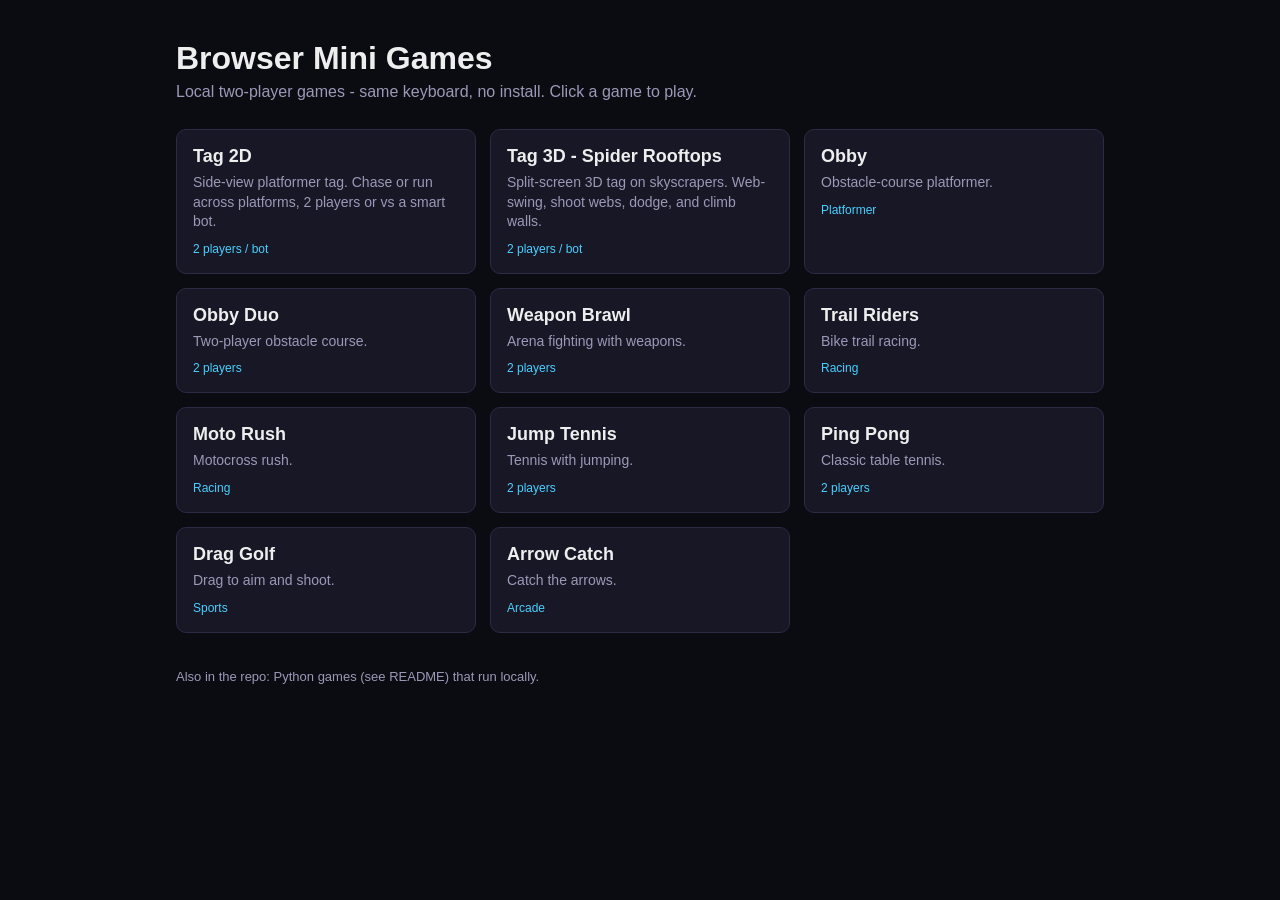
<file: index.html>
<!doctype html>
<html lang="en">
<head>
<meta charset="utf-8">
<meta name="viewport" content="width=device-width, initial-scale=1">
<title>Browser Mini Games</title>
<style>
  :root { --bg:#0b0b12; --card:#171726; --line:#2b2b44; --text:#eee; --muted:#9a9ab8; --accent:#4ad0ff; }
  * { box-sizing: border-box; }
  body { margin:0; background:var(--bg); color:var(--text); font-family:-apple-system,"Segoe UI",Arial,sans-serif; }
  main { max-width:960px; margin:0 auto; padding:40px 16px 60px; }
  h1 { margin:0 0 6px; font-size:32px; }
  .sub { color:var(--muted); margin:0 0 28px; }
  .grid { display:grid; grid-template-columns:repeat(auto-fill,minmax(250px,1fr)); gap:14px; }
  a.card { display:block; background:var(--card); border:1px solid var(--line); border-radius:10px; padding:16px; color:inherit; text-decoration:none; transition:transform .12s,border-color .12s; }
  a.card:hover { transform:translateY(-3px); border-color:var(--accent); }
  .card h2 { margin:0 0 6px; font-size:18px; }
  .card p { margin:0; color:var(--muted); font-size:14px; line-height:1.4; }
  .tag { display:inline-block; margin-top:10px; font-size:12px; color:var(--accent); }
  footer { margin-top:36px; color:var(--muted); font-size:13px; }
</style>
</head>
<body>
<main>
  <h1>Browser Mini Games</h1>
  <p class="sub">Local two-player games - same keyboard, no install. Click a game to play.</p>
  <div class="grid">
    <a class="card" href="tag/"><h2>Tag 2D</h2><p>Side-view platformer tag. Chase or run across platforms, 2 players or vs a smart bot.</p><span class="tag">2 players / bot</span></a>
    <a class="card" href="tag_3d_backup/"><h2>Tag 3D - Spider Rooftops</h2><p>Split-screen 3D tag on skyscrapers. Web-swing, shoot webs, dodge, and climb walls.</p><span class="tag">2 players / bot</span></a>
    <a class="card" href="obby/"><h2>Obby</h2><p>Obstacle-course platformer.</p><span class="tag">Platformer</span></a>
    <a class="card" href="obby2/"><h2>Obby Duo</h2><p>Two-player obstacle course.</p><span class="tag">2 players</span></a>
    <a class="card" href="fighter/"><h2>Weapon Brawl</h2><p>Arena fighting with weapons.</p><span class="tag">2 players</span></a>
    <a class="card" href="bike/"><h2>Trail Riders</h2><p>Bike trail racing.</p><span class="tag">Racing</span></a>
    <a class="card" href="motox/"><h2>Moto Rush</h2><p>Motocross rush.</p><span class="tag">Racing</span></a>
    <a class="card" href="tennis/"><h2>Jump Tennis</h2><p>Tennis with jumping.</p><span class="tag">2 players</span></a>
    <a class="card" href="pingpong/"><h2>Ping Pong</h2><p>Classic table tennis.</p><span class="tag">2 players</span></a>
    <a class="card" href="golf/"><h2>Drag Golf</h2><p>Drag to aim and shoot.</p><span class="tag">Sports</span></a>
    <a class="card" href="catch/"><h2>Arrow Catch</h2><p>Catch the arrows.</p><span class="tag">Arcade</span></a>
  </div>
  <footer>Also in the repo: Python games (see README) that run locally.</footer>
</main>
</body>
</html>
</file>
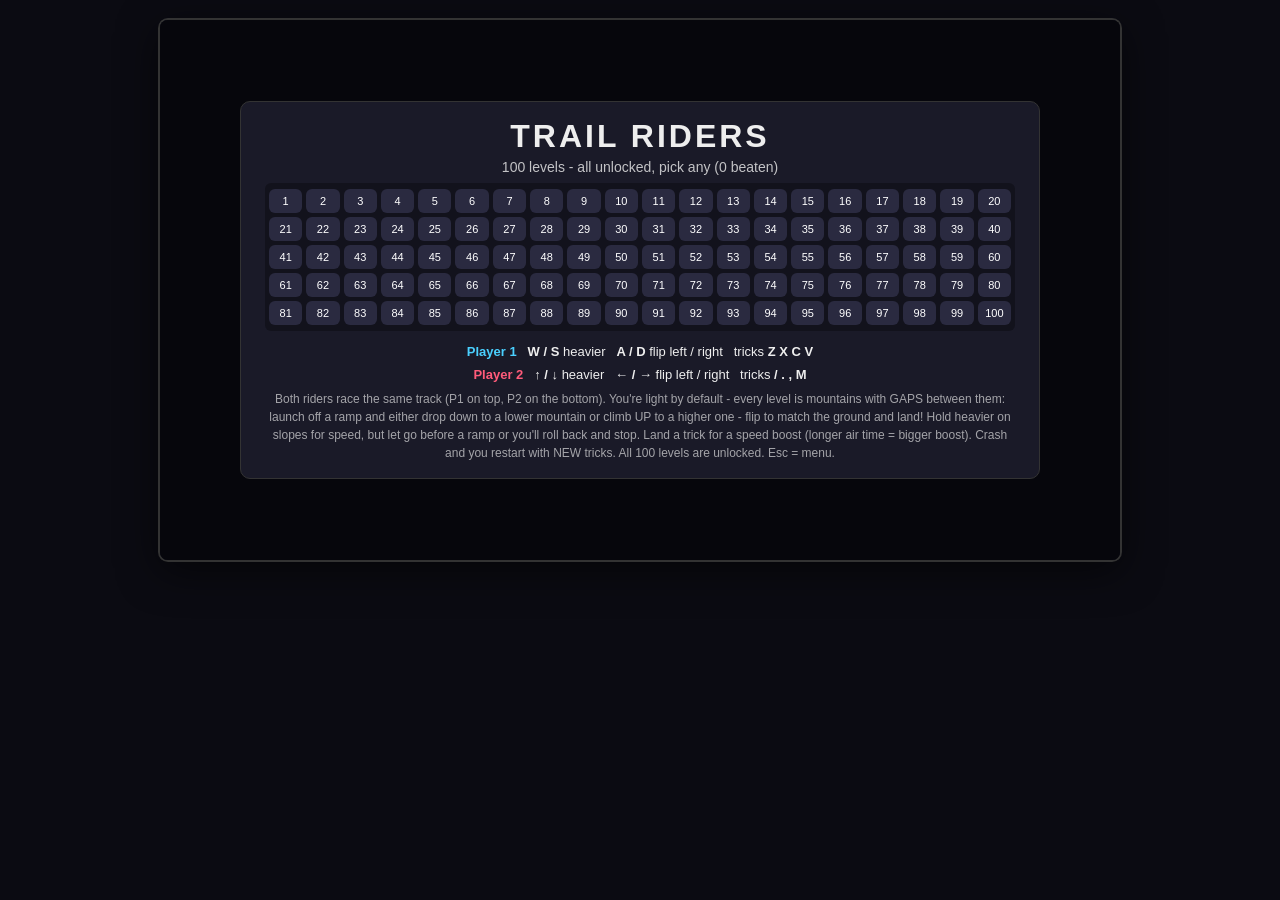
<file: bike/index.html>
<!doctype html>
<html lang="en">
<head>
<meta charset="utf-8">
<title>Trail Riders</title>
<link rel="stylesheet" href="style.css?v=11">
</head>
<body>
  <div id="app">
    <canvas id="game" width="960" height="540"></canvas>

    <div id="menu" class="screen">
      <div class="panel">
        <h1>TRAIL RIDERS</h1>
        <p id="sub"></p>
        <div id="levelGrid"></div>
        <div class="controls">
          <div><b class="p1">Player 1</b> &nbsp; <b>W / S</b> heavier &nbsp; <b>A / D</b> flip left / right &nbsp; tricks <b>Z X C V</b></div>
          <div><b class="p2">Player 2</b> &nbsp; <b>&uarr; / &darr;</b> heavier &nbsp; <b>&larr; / &rarr;</b> flip left / right &nbsp; tricks <b>/ . , M</b></div>
          <div class="small">Both riders race the same track (P1 on top, P2 on the bottom). You're light by default - every level is mountains with GAPS between them: launch off a ramp and either drop down to a lower mountain or climb UP to a higher one - flip to match the ground and land! Hold heavier on slopes for speed, but let go before a ramp or you'll roll back and stop. Land a trick for a speed boost (longer air time = bigger boost). Crash and you restart with NEW tricks. All 100 levels are unlocked. Esc = menu.</div>
        </div>
      </div>
    </div>

    <div id="result" class="screen hidden">
      <div class="panel small-panel">
        <h1 id="resTitle"></h1>
        <p id="resBody"></p>
        <button id="nextBtn">Next Level</button>
        <button id="replayBtn">Replay</button>
        <button id="menuBtn">Menu</button>
      </div>
    </div>
  </div>
  <script src="core.js?v=11"></script>
  <script src="game.js?v=11"></script>
</body>
</html>
</file>
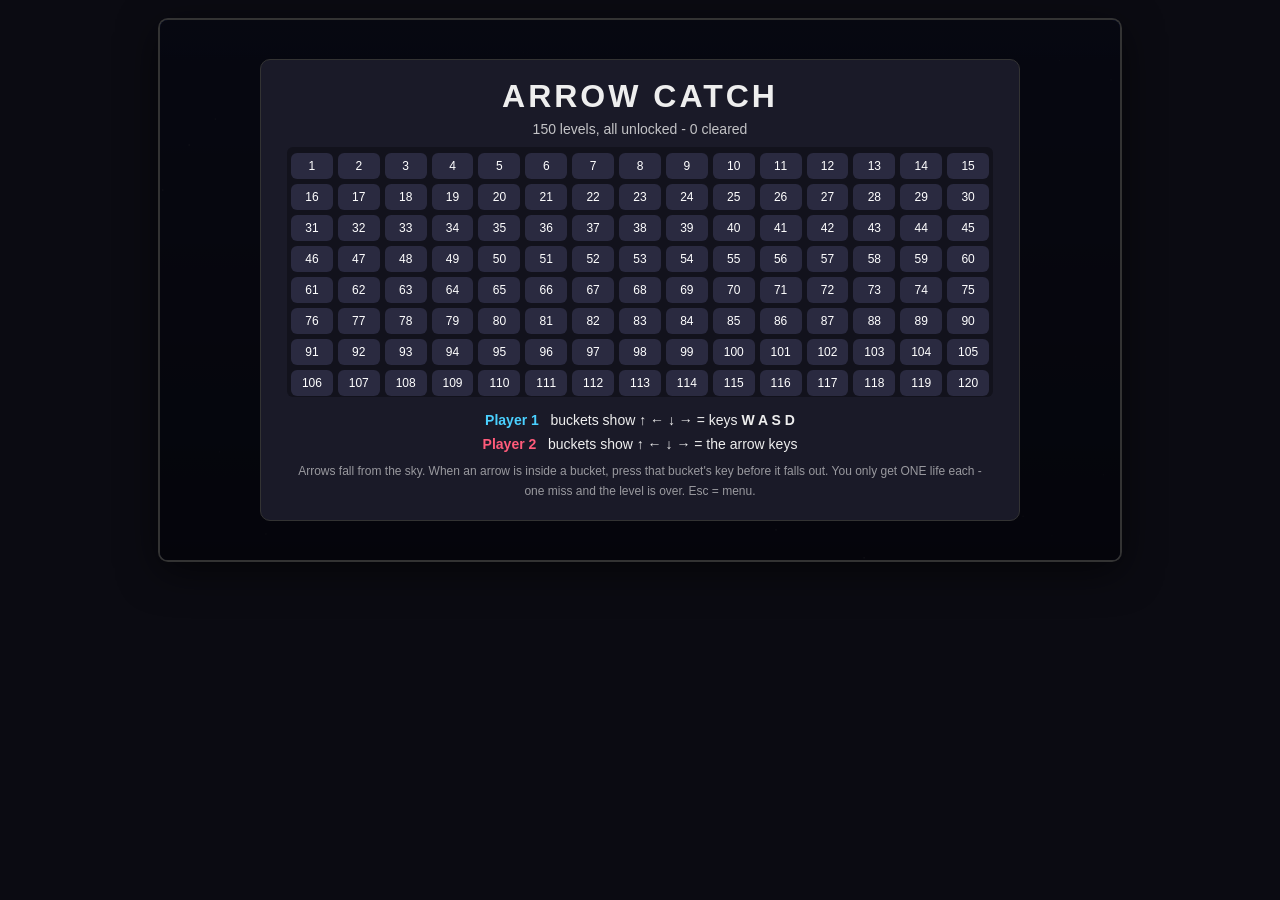
<file: catch/index.html>
<!doctype html>
<html lang="en">
<head>
<meta charset="utf-8">
<title>Arrow Catch</title>
<link rel="stylesheet" href="style.css">
</head>
<body>
  <div id="app">
    <canvas id="game" width="960" height="540"></canvas>

    <div id="menu" class="screen">
      <div class="panel">
        <h1>ARROW CATCH</h1>
        <p id="sub"></p>
        <div id="levelGrid"></div>
        <div class="controls">
          <div><b class="p1">Player 1</b> &nbsp; buckets show <b>&uarr; &larr; &darr; &rarr;</b> = keys <b>W A S D</b></div>
          <div><b class="p2">Player 2</b> &nbsp; buckets show <b>&uarr; &larr; &darr; &rarr;</b> = the arrow keys</div>
          <div class="small">Arrows fall from the sky. When an arrow is inside a bucket, press that bucket's key before it falls out. You only get ONE life each - one miss and the level is over. Esc = menu.</div>
        </div>
      </div>
    </div>

    <div id="result" class="screen hidden">
      <div class="panel small-panel">
        <h1 id="resTitle"></h1>
        <p id="resBody"></p>
        <button id="nextBtn">Next Level</button>
        <button id="retryBtn">Retry</button>
        <button id="menuBtn">Menu</button>
      </div>
    </div>
  </div>
  <script src="game.js"></script>
</body>
</html>
</file>
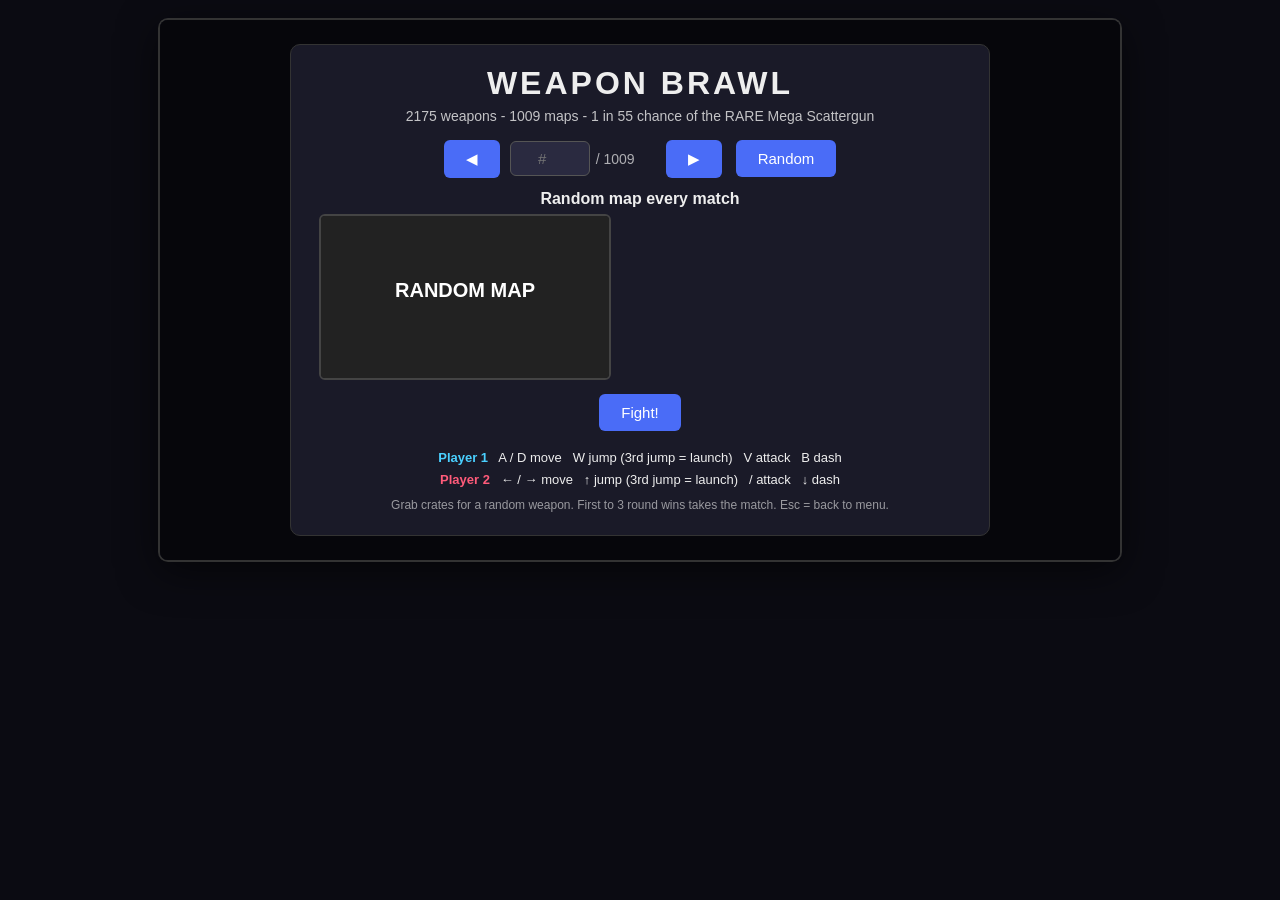
<file: fighter/index.html>
<!doctype html>
<html lang="en">
<head>
<meta charset="utf-8">
<title>Weapon Brawl</title>
<link rel="stylesheet" href="style.css">
</head>
<body>
  <div id="app">
    <canvas id="game" width="960" height="540"></canvas>

    <div id="menu" class="screen">
      <div class="panel">
        <h1>WEAPON BRAWL</h1>
        <p id="sub"></p>
        <div id="mapPick">
          <button id="mapPrev">&#9664;</button>
          <input id="mapNum" type="number" min="1" placeholder="#">
          <span id="mapOf"></span>
          <button id="mapNext">&#9654;</button>
          <button id="mapRandom">Random</button>
        </div>
        <div id="mapName"></div>
        <canvas id="preview" width="288" height="162"></canvas>
        <button id="startBtn">Fight!</button>
        <div class="controls">
          <div><b class="p1">Player 1</b> &nbsp; A / D move &nbsp; W jump (3rd jump = launch) &nbsp; V attack &nbsp; B dash</div>
          <div><b class="p2">Player 2</b> &nbsp; &larr; / &rarr; move &nbsp; &uarr; jump (3rd jump = launch) &nbsp; / attack &nbsp; &darr; dash</div>
          <div class="small">Grab crates for a random weapon. First to 3 round wins takes the match. Esc = back to menu.</div>
        </div>
      </div>
    </div>

    <div id="end" class="screen hidden">
      <div class="panel">
        <h1 id="endTitle"></h1>
        <button id="rematchBtn">Rematch</button>
        <button id="menuBtn">Menu</button>
      </div>
    </div>
  </div>
  <script src="game.js"></script>
</body>
</html>
</file>
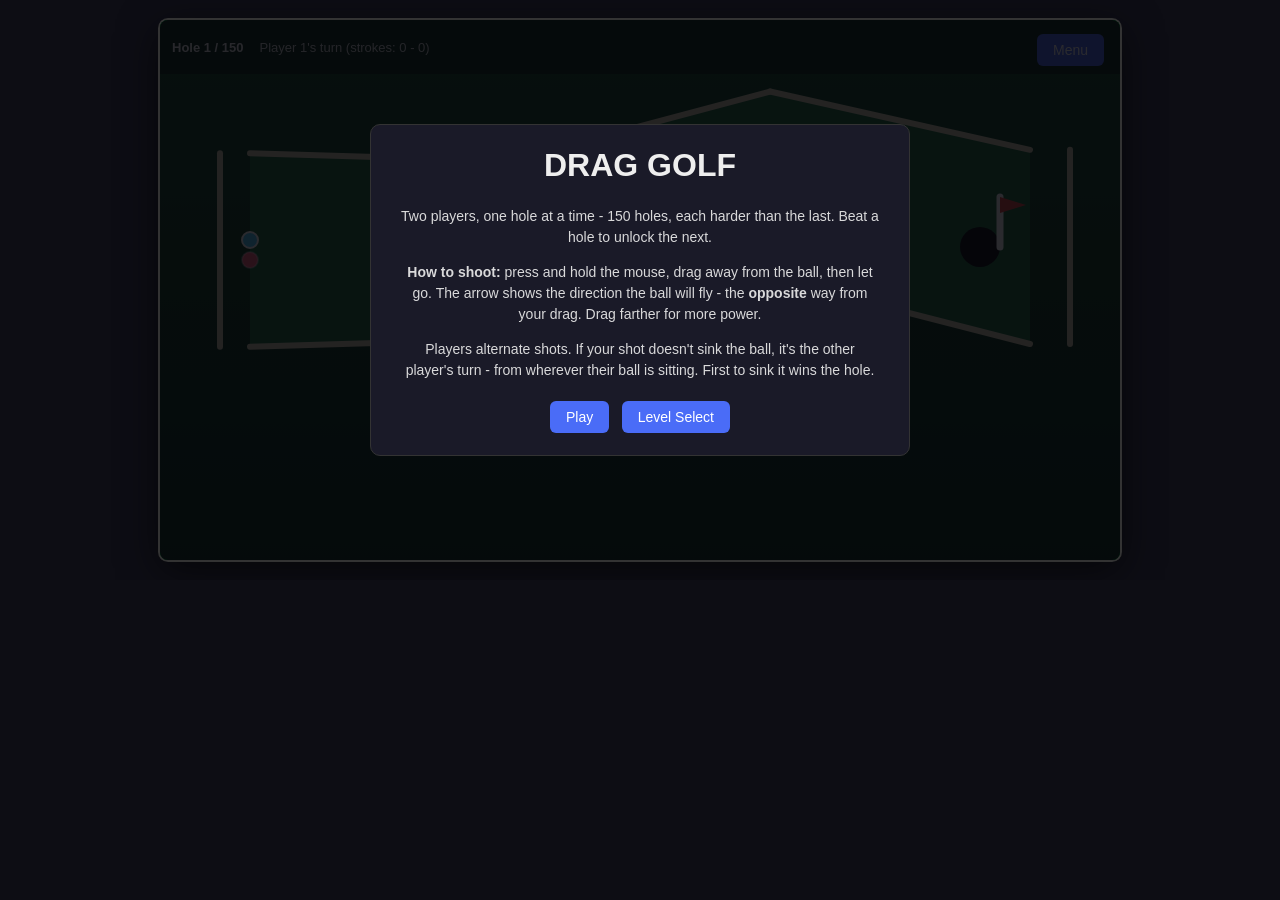
<file: golf/index.html>
<!doctype html>
<html lang="en">
<head>
<meta charset="utf-8">
<title>Drag Golf</title>
<link rel="stylesheet" href="style.css">
</head>
<body>
  <div id="app">
    <canvas id="game" width="960" height="540"></canvas>

    <div id="hud">
      <span id="hudLevel">Level 1</span>
      <span id="hudTurn"></span>
      <button id="btnMenu">Menu</button>
    </div>

    <div id="overlay" class="screen">
      <div class="panel">
        <h1>DRAG GOLF</h1>
        <p>Two players, one hole at a time - 150 holes, each harder than the last. Beat a hole to unlock the next.</p>
        <p><b>How to shoot:</b> press and hold the mouse, drag away from the ball, then let go. The arrow shows the direction the ball will fly - the <b>opposite</b> way from your drag. Drag farther for more power.</p>
        <p>Players alternate shots. If your shot doesn't sink the ball, it's the other player's turn - from wherever their ball is sitting. First to sink it wins the hole.</p>
        <button id="btnPlay">Play</button>
        <button id="btnLevels">Level Select</button>
      </div>
    </div>

    <div id="levelSelect" class="screen hidden">
      <div class="panel wide">
        <h1>Select Hole</h1>
        <div id="levelGrid"></div>
        <button id="btnBackFromSelect">Back</button>
      </div>
    </div>

    <div id="winScreen" class="screen hidden">
      <div class="panel">
        <h1 id="winTitle">HOLE!</h1>
        <p id="winBody"></p>
        <button id="btnNextLevel">Next Hole</button>
        <button id="btnWinMenu">Level Select</button>
      </div>
    </div>
  </div>

  <script src="game.js"></script>
</body>
</html>
</file>
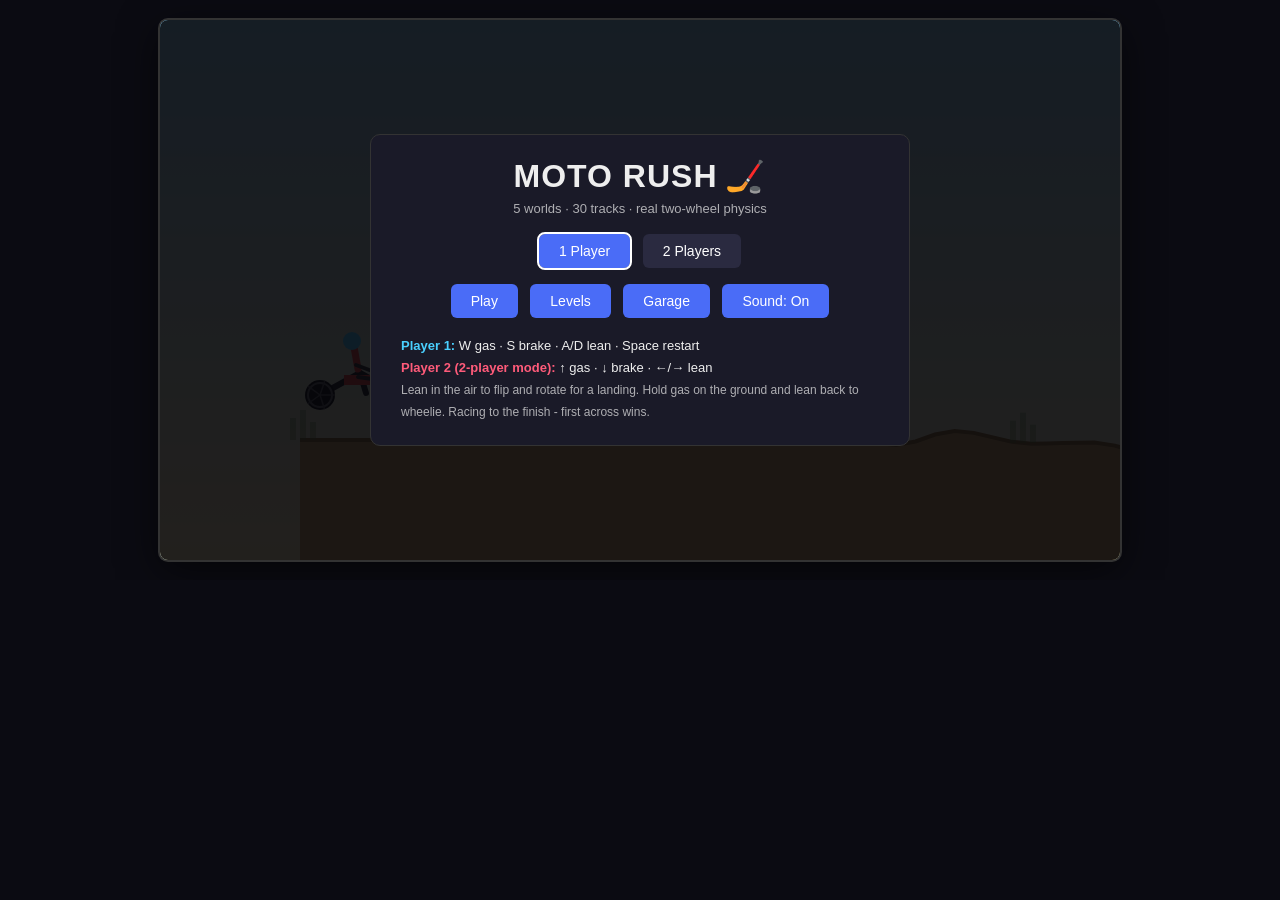
<file: motox/index.html>
<!doctype html>
<html lang="en">
<head>
<meta charset="utf-8">
<title>Moto Rush</title>
<link rel="stylesheet" href="style.css">
</head>
<body>
  <div id="app">
    <canvas id="game" width="960" height="540"></canvas>

    <div id="hud" class="hidden">
      <div id="hudTop">
        <div id="hudSpeed">0 <span>km/h</span></div>
        <div id="hudTimer">0.0s</div>
        <div id="hudProgressWrap"><div id="hudProgressBar"></div></div>
        <button id="btnPause">II</button>
        <button id="btnRestart">&#x21bb;</button>
      </div>
      <div id="flipPopup"></div>
    </div>

    <div id="touchControls" class="hidden">
      <div class="touchSide left">
        <button id="tLeft" class="touchBtn">&#8630;</button>
        <button id="tRight" class="touchBtn">&#8631;</button>
      </div>
      <div class="touchSide right">
        <button id="tBrake" class="touchBtn">&#9664;&#9664;</button>
        <button id="tGas" class="touchBtn">&#9654;&#9654;</button>
      </div>
    </div>

    <div id="menu" class="screen">
      <div class="panel">
        <h1>MOTO RUSH<span class="wheelie">&#127954;</span></h1>
        <p class="tag">5 worlds &middot; 30 tracks &middot; real two-wheel physics</p>
        <div id="modePick">
          <button id="btn1P" class="modeBtn">1 Player</button>
          <button id="btn2P" class="modeBtn">2 Players</button>
        </div>
        <button id="btnPlay">Play</button>
        <button id="btnLevels">Levels</button>
        <button id="btnGarage">Garage</button>
        <button id="btnMute">Sound: On</button>
        <div class="controls">
          <b class="p1c">Player 1:</b> W gas &middot; S brake &middot; A/D lean &middot; Space restart<br>
          <b class="p2c">Player 2 (2-player mode):</b> &uarr; gas &middot; &darr; brake &middot; &larr;/&rarr; lean<br>
          <span class="small">Lean in the air to flip and rotate for a landing. Hold gas on the ground and lean back to wheelie. Racing to the finish - first across wins.</span>
        </div>
      </div>
    </div>

    <div id="levelSelect" class="screen hidden">
      <div class="panel wide">
        <h1>Select Track</h1>
        <div id="worldTabs"></div>
        <div id="levelGrid"></div>
        <button id="btnBackFromSelect">Back</button>
      </div>
    </div>

    <div id="garage" class="screen hidden">
      <div class="panel wide">
        <h1>Garage</h1>
        <div id="coinCount">Coins: 0</div>
        <div id="bikeList"></div>
        <div class="controls small">Colors:</div>
        <div id="colorPicks"></div>
        <button id="btnBackFromGarage">Back</button>
      </div>
    </div>

    <div id="pauseScreen" class="screen hidden">
      <div class="panel">
        <h1>PAUSED</h1>
        <button id="btnResume">Resume</button>
        <button id="btnPauseRestart">Restart</button>
        <button id="btnPauseMenu">Menu</button>
      </div>
    </div>

    <div id="crashScreen" class="screen hidden">
      <div class="panel">
        <h1>CRASHED!</h1>
        <p id="crashReason"></p>
      </div>
    </div>

    <div id="winScreen" class="screen hidden">
      <div class="panel">
        <h1>TRACK COMPLETE</h1>
        <div id="winStars"></div>
        <p id="winStats"></p>
        <button id="btnNextLevel">Next Track</button>
        <button id="btnRetryWin">Retry</button>
        <button id="btnWinMenu">Levels</button>
      </div>
    </div>
  </div>

  <script src="game.js"></script>
</body>
</html>
</file>
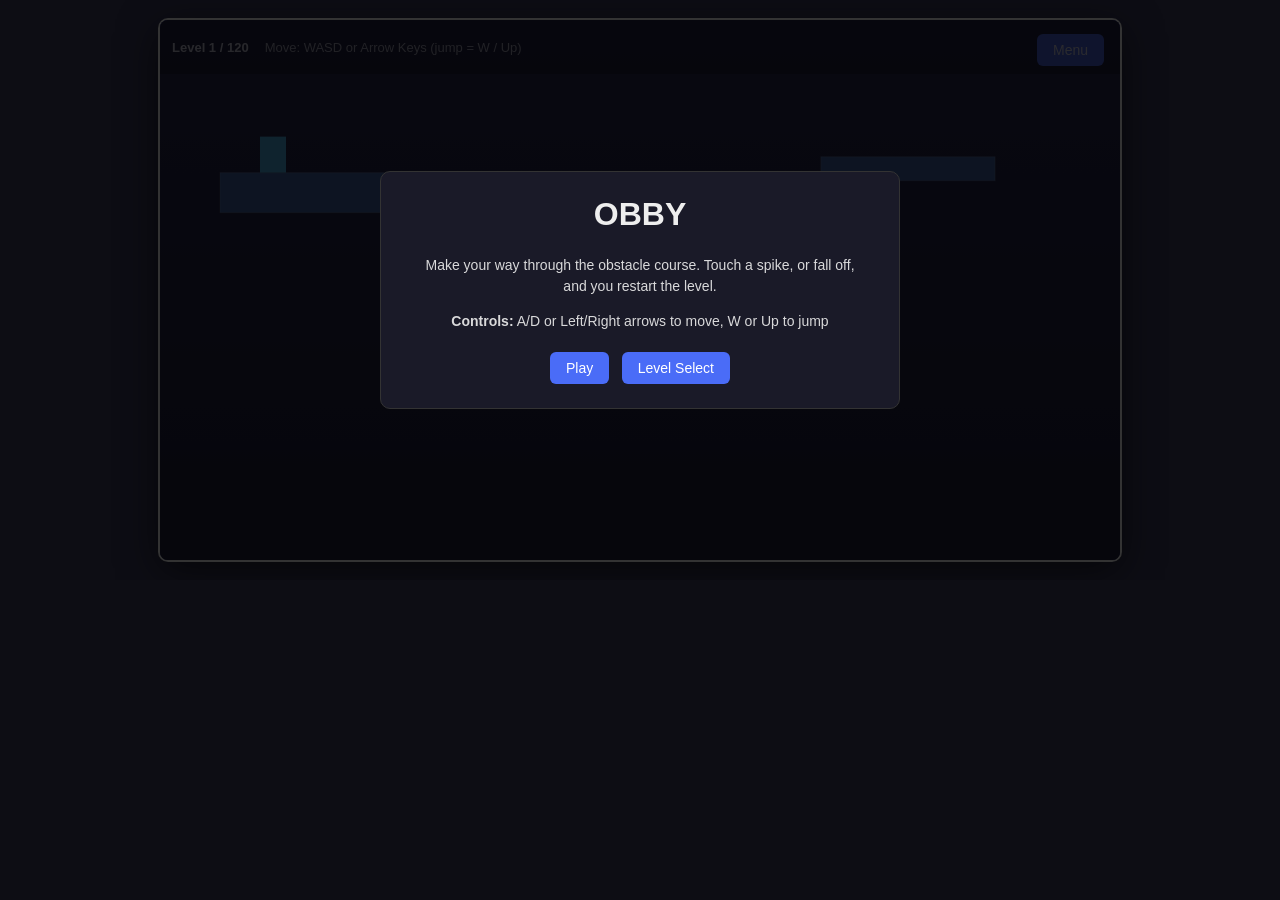
<file: obby/index.html>
<!doctype html>
<html lang="en">
<head>
<meta charset="utf-8">
<title>Obby</title>
<link rel="stylesheet" href="style.css">
</head>
<body>
  <div id="app">
    <canvas id="game" width="960" height="540"></canvas>

    <div id="hud">
      <span id="hudLevel">Level 1</span>
      <span id="hudHint">Move: WASD or Arrow Keys (jump = W / Up)</span>
      <button id="btnMenu">Menu</button>
    </div>

    <div id="overlay" class="screen">
      <div class="panel">
        <h1>OBBY</h1>
        <p>Make your way through the obstacle course. Touch a spike, or fall off, and you restart the level.</p>
        <p><b>Controls:</b> A/D or Left/Right arrows to move, W or Up to jump</p>
        <button id="btnPlay">Play</button>
        <button id="btnLevels">Level Select</button>
      </div>
    </div>

    <div id="levelSelect" class="screen hidden">
      <div class="panel wide">
        <h1>Select Level</h1>
        <div id="levelGrid"></div>
        <button id="btnBackFromSelect">Back</button>
      </div>
    </div>

    <div id="deathScreen" class="screen hidden">
      <div class="panel">
        <h1>YOU DIED</h1>
        <p id="deathReason"></p>
      </div>
    </div>

    <div id="winScreen" class="screen hidden">
      <div class="panel">
        <h1>LEVEL COMPLETE!</h1>
        <button id="btnNextLevel">Next Level</button>
        <button id="btnWinMenu">Level Select</button>
      </div>
    </div>
  </div>

  <script src="game.js"></script>
</body>
</html>
</file>
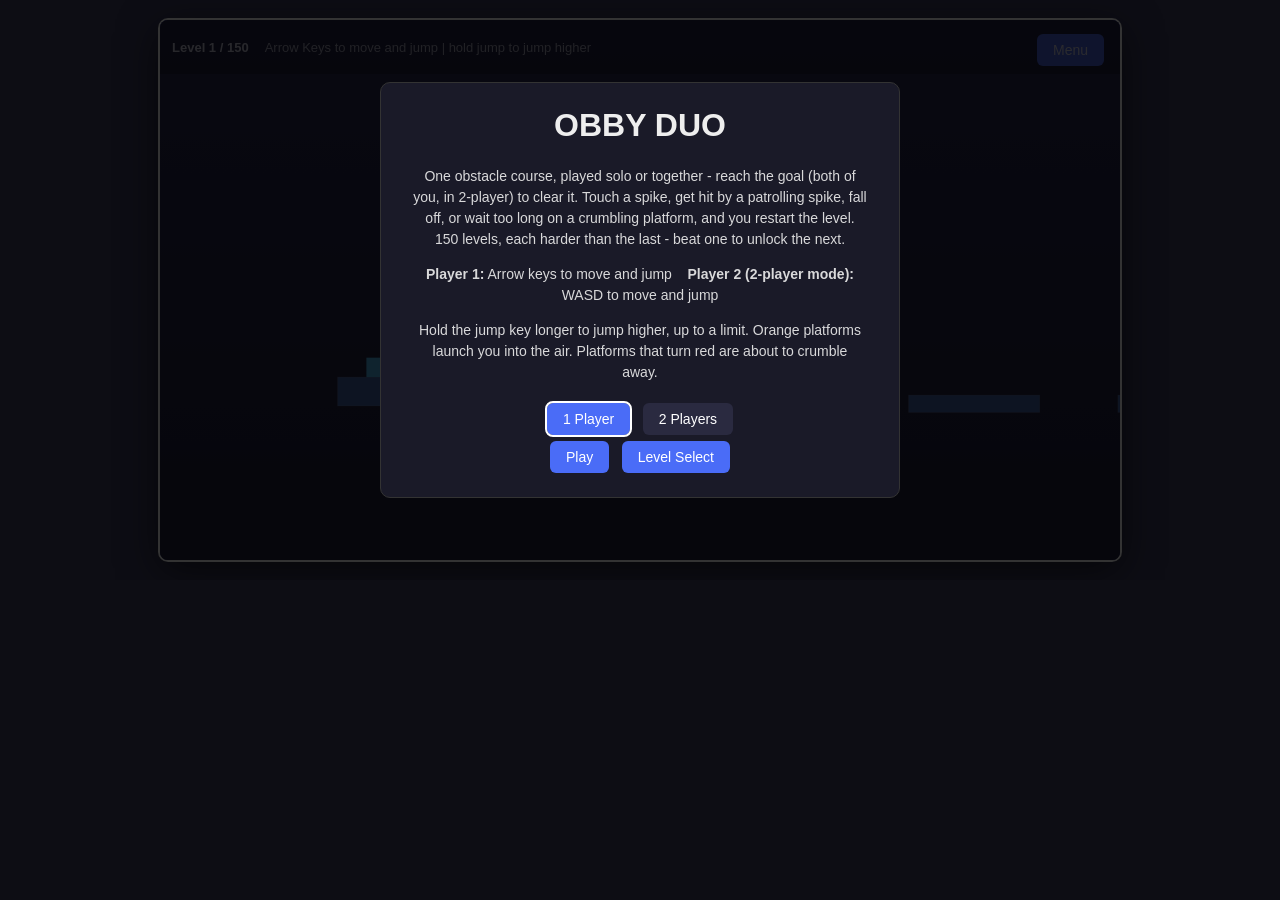
<file: obby2/index.html>
<!doctype html>
<html lang="en">
<head>
<meta charset="utf-8">
<title>Obby Duo</title>
<link rel="stylesheet" href="style.css">
</head>
<body>
  <div id="app">
    <canvas id="game" width="960" height="540"></canvas>

    <div id="hud">
      <span id="hudLevel">Level 1</span>
      <span id="hudHint"></span>
      <button id="btnMenu">Menu</button>
    </div>

    <div id="overlay" class="screen">
      <div class="panel">
        <h1>OBBY DUO</h1>
        <p>One obstacle course, played solo or together - reach the goal (both of you, in 2-player) to clear it. Touch a spike, get hit by a patrolling spike, fall off, or wait too long on a crumbling platform, and you restart the level. 150 levels, each harder than the last - beat one to unlock the next.</p>
        <p><b>Player 1:</b> Arrow keys to move and jump &nbsp;&nbsp; <b>Player 2 (2-player mode):</b> WASD to move and jump</p>
        <p>Hold the jump key longer to jump higher, up to a limit. Orange platforms launch you into the air. Platforms that turn red are about to crumble away.</p>
        <div class="modePick">
          <button id="btn1P" class="modeBtn">1 Player</button>
          <button id="btn2P" class="modeBtn">2 Players</button>
        </div>
        <button id="btnPlay">Play</button>
        <button id="btnLevels">Level Select</button>
      </div>
    </div>

    <div id="levelSelect" class="screen hidden">
      <div class="panel wide">
        <h1>Select Level</h1>
        <div id="levelGrid"></div>
        <button id="btnBackFromSelect">Back</button>
      </div>
    </div>

    <div id="deathScreen" class="screen hidden">
      <div class="panel">
        <h1>YOU DIED</h1>
        <p id="deathReason"></p>
      </div>
    </div>

    <div id="winScreen" class="screen hidden">
      <div class="panel">
        <h1>LEVEL COMPLETE!</h1>
        <button id="btnNextLevel">Next Level</button>
        <button id="btnWinMenu">Level Select</button>
      </div>
    </div>
  </div>

  <script src="game.js"></script>
</body>
</html>
</file>
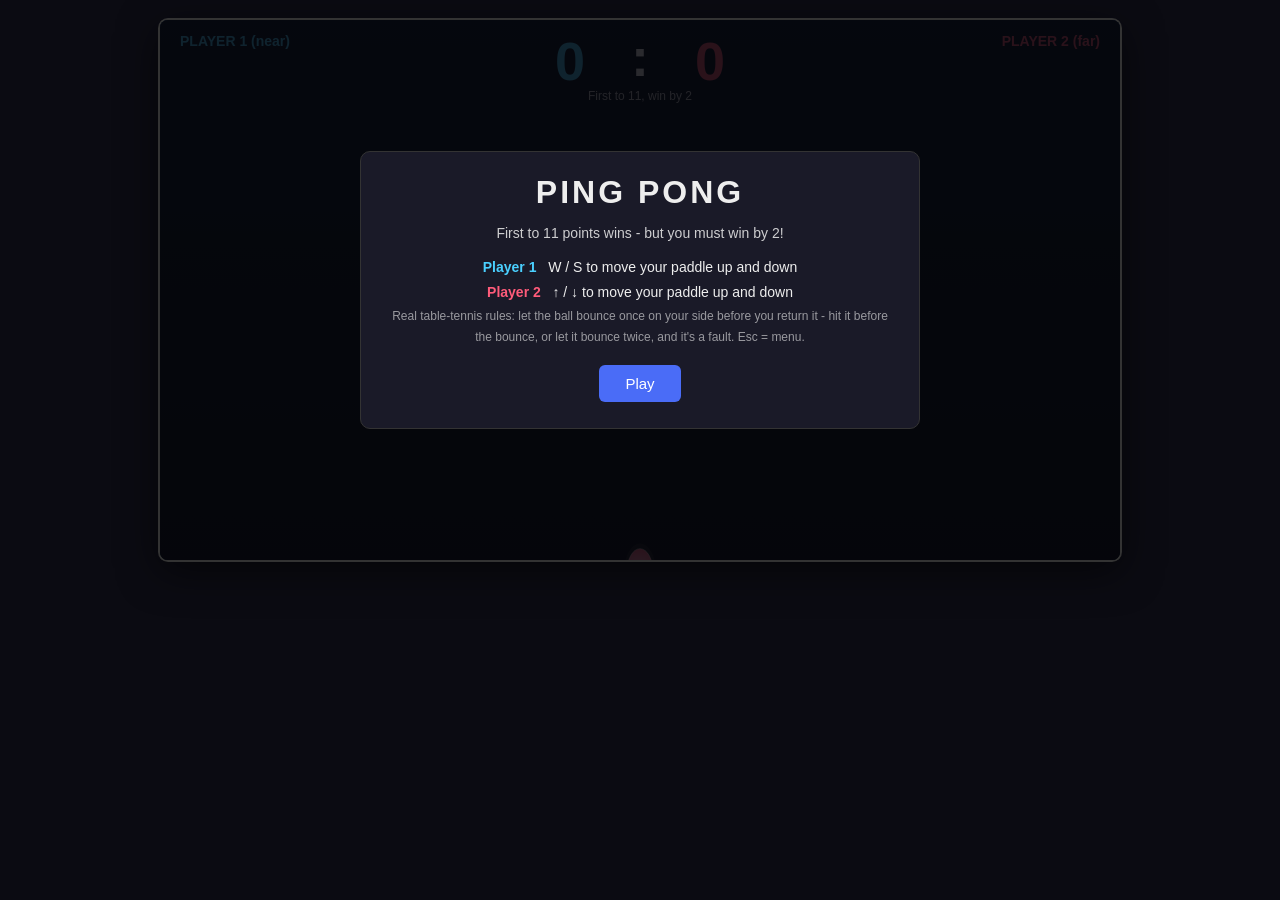
<file: pingpong/index.html>
<!doctype html>
<html lang="en">
<head>
<meta charset="utf-8">
<title>Ping Pong</title>
<link rel="stylesheet" href="style.css">
</head>
<body>
  <div id="app">
    <canvas id="game" width="960" height="540"></canvas>

    <div id="menu" class="screen">
      <div class="panel">
        <h1>PING PONG</h1>
        <p>First to 11 points wins - but you must win by 2!</p>
        <div class="controls">
          <div><b class="p1">Player 1</b> &nbsp; W / S to move your paddle up and down</div>
          <div><b class="p2">Player 2</b> &nbsp; &uarr; / &darr; to move your paddle up and down</div>
          <div class="small">Real table-tennis rules: let the ball bounce once on your side before you return it - hit it before the bounce, or let it bounce twice, and it's a fault. Esc = menu.</div>
        </div>
        <button id="startBtn">Play</button>
      </div>
    </div>

    <div id="over" class="screen hidden">
      <div class="panel">
        <h1 id="overTitle"></h1>
        <p id="overScore"></p>
        <button id="rematchBtn">Rematch</button>
        <button id="menuBtn">Menu</button>
      </div>
    </div>
  </div>
  <script src="game.js?v=3"></script>
</body>
</html>
</file>
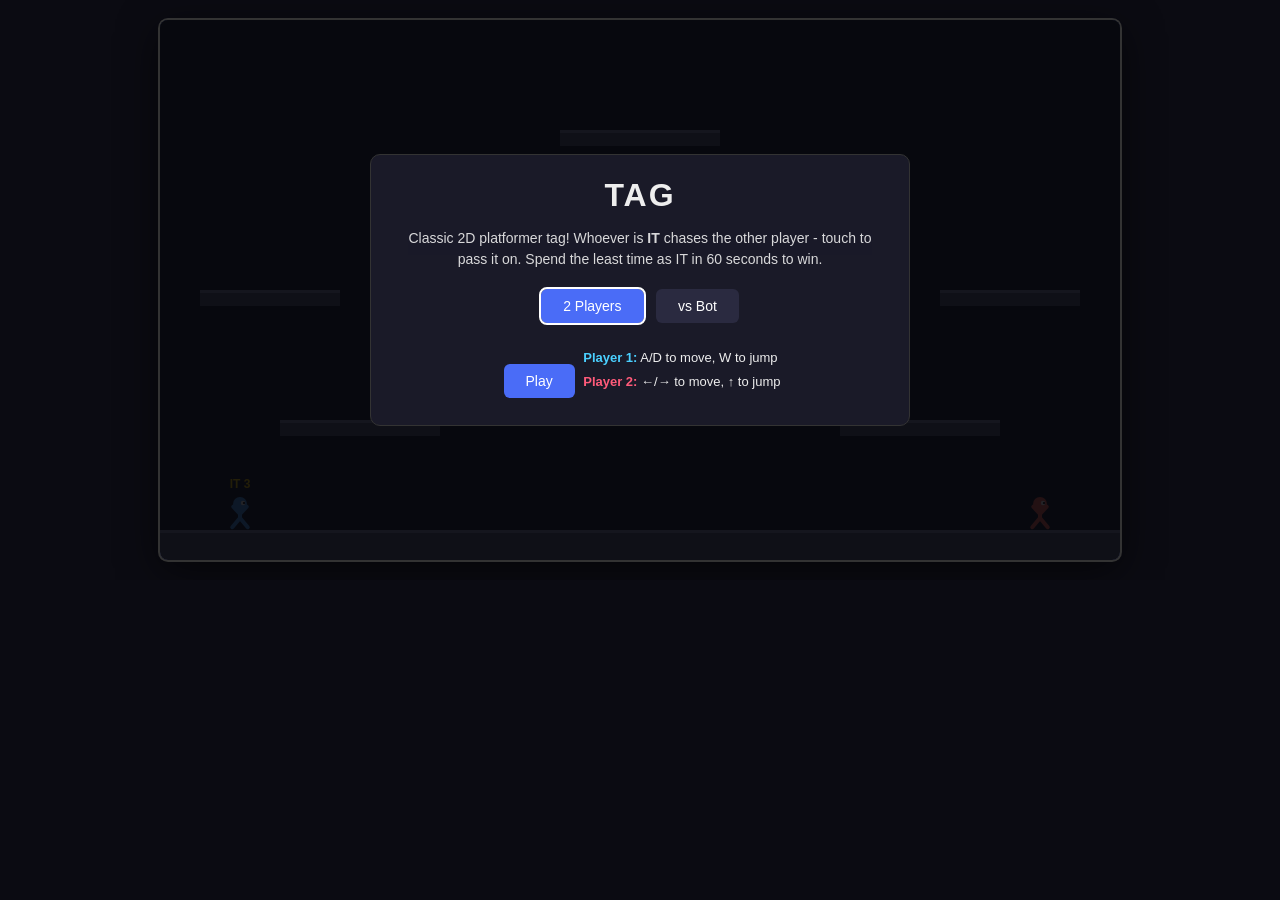
<file: tag/index.html>
<!doctype html>
<html lang="en">
<head>
<meta charset="utf-8">
<title>Tag!</title>
<link rel="stylesheet" href="style.css">
</head>
<body>
  <div id="app">
    <canvas id="game" width="960" height="540"></canvas>

    <div id="hud" class="hidden">
      <div id="hudTimer">0:00</div>
      <div id="hudRoles"></div>
      <button id="btnNewCity">New Round</button>
      <button id="btnMenu">Menu</button>
    </div>

    <div id="menu" class="screen">
      <div class="panel">
        <h1>TAG</h1>
        <p>Classic 2D platformer tag! Whoever is <b>IT</b> chases the other player - touch to pass it on. Spend the least time as IT in 60 seconds to win.</p>
        <div id="modePick">
          <button id="btn2P" class="modeBtn">2 Players</button>
          <button id="btnBot" class="modeBtn">vs Bot</button>
        </div>
        <button id="btnPlay">Play</button>
        <div class="controls">
          <b class="p1c">Player 1:</b> A/D to move, W to jump<br>
          <b class="p2c">Player 2:</b> ←/→ to move, ↑ to jump
        </div>
      </div>
    </div>
  </div>

  <script src="game.js"></script>
</body>
</html>
</file>
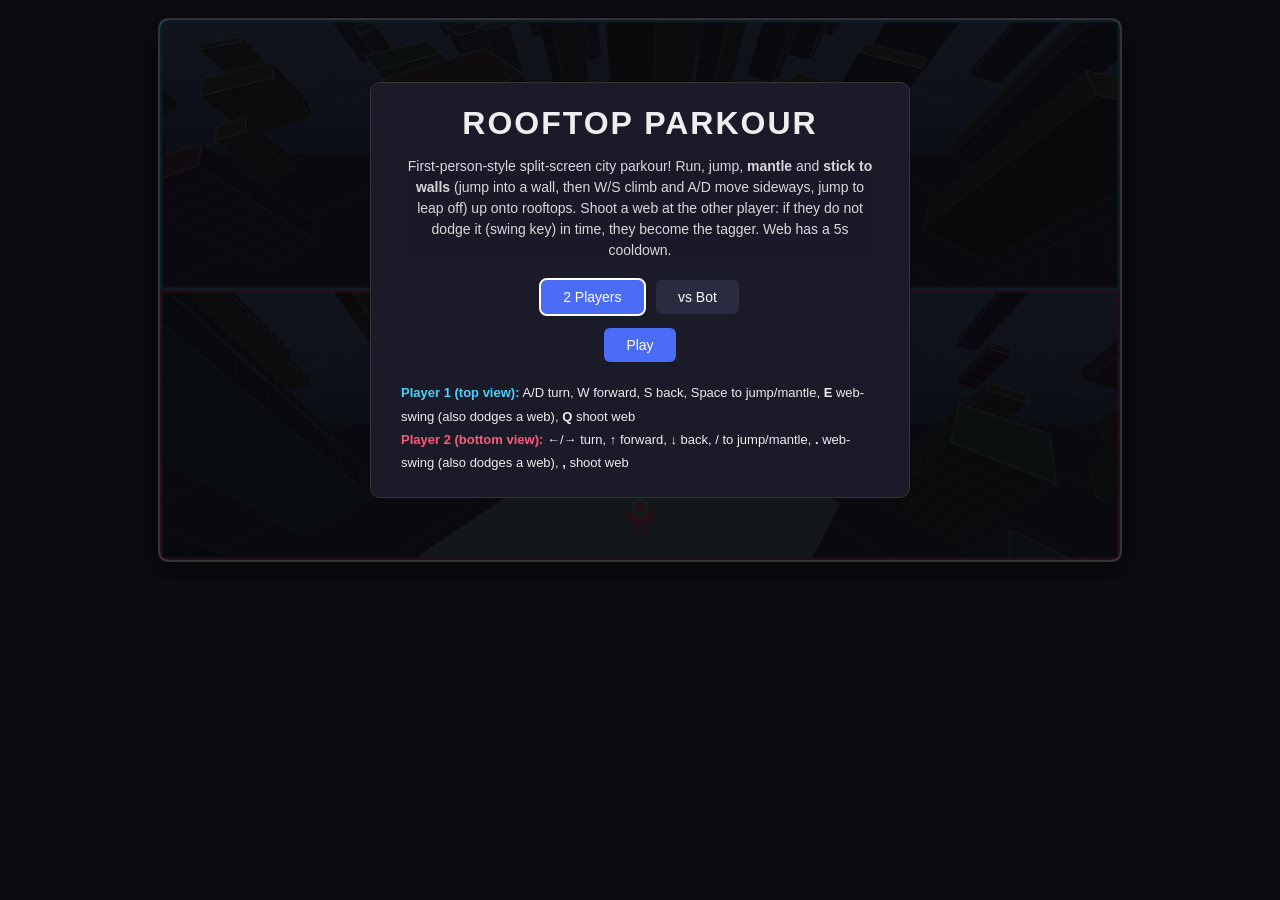
<file: tag_3d_backup/index.html>
<!doctype html>
<html lang="en">
<head>
<meta charset="utf-8">
<title>Rooftop Parkour!</title>
<link rel="stylesheet" href="style.css">
</head>
<body>
  <div id="app">
    <canvas id="game" width="960" height="540"></canvas>

    <div id="hud" class="hidden">
      <div id="hudTimer">0:00</div>
      <div id="hudRoles"></div>
      <button id="btnNewCity">New City</button>
      <button id="btnMenu">Menu</button>
    </div>

    <div id="menu" class="screen">
      <div class="panel">
        <h1>ROOFTOP PARKOUR</h1>
        <p>First-person-style split-screen city parkour! Run, jump, <b>mantle</b> and <b>stick to walls</b> (jump into a wall, then W/S climb and A/D move sideways, jump to leap off) up onto rooftops. Shoot a web at the other player: if they do not dodge it (swing key) in time, they become the tagger. Web has a 5s cooldown.</p>
        <div id="modePick">
          <button id="btn2P" class="modeBtn">2 Players</button>
          <button id="btnBot" class="modeBtn">vs Bot</button>
        </div>
        <button id="btnPlay">Play</button>
        <div class="controls">
          <b class="p1c">Player 1 (top view):</b> A/D turn, W forward, S back, Space to jump/mantle, <b>E</b> web-swing (also dodges a web), <b>Q</b> shoot web<br>
          <b class="p2c">Player 2 (bottom view):</b> ←/→ turn, ↑ forward, ↓ back, / to jump/mantle, <b>.</b> web-swing (also dodges a web), <b>,</b> shoot web
        </div>
      </div>
    </div>
  </div>

  <script src="game.js"></script>
</body>
</html>
</file>
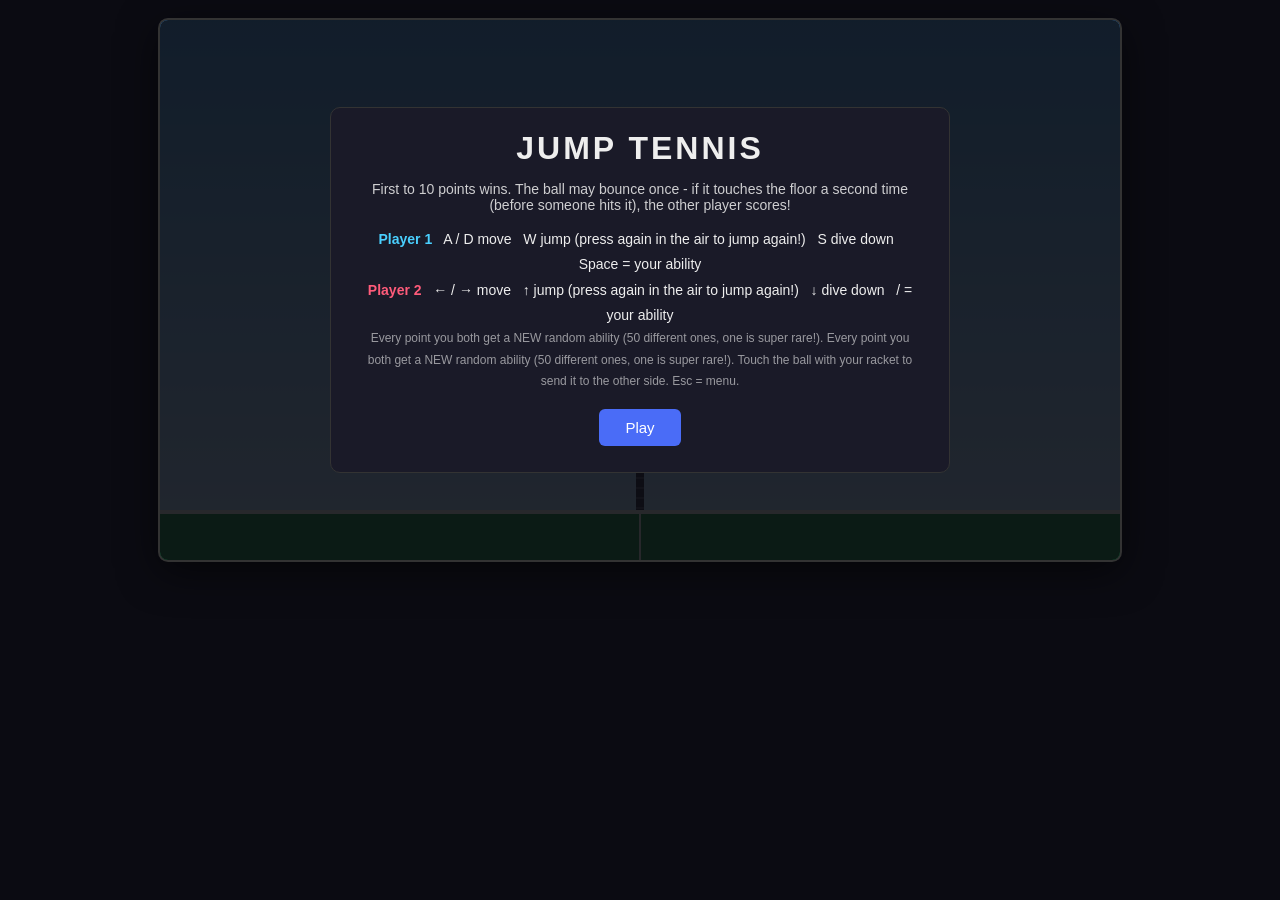
<file: tennis/index.html>
<!doctype html>
<html lang="en">
<head>
<meta charset="utf-8">
<title>Jump Tennis</title>
<link rel="stylesheet" href="style.css">
</head>
<body>
  <div id="app">
    <canvas id="game" width="960" height="540"></canvas>

    <div id="menu" class="screen">
      <div class="panel">
        <h1>JUMP TENNIS</h1>
        <p>First to 10 points wins. The ball may bounce once - if it touches the floor a second time (before someone hits it), the other player scores!</p>
        <div class="controls">
          <div><b class="p1">Player 1</b> &nbsp; A / D move &nbsp; W jump (press again in the air to jump again!) &nbsp; S dive down &nbsp; Space = your ability</div>
          <div><b class="p2">Player 2</b> &nbsp; &larr; / &rarr; move &nbsp; &uarr; jump (press again in the air to jump again!) &nbsp; &darr; dive down &nbsp; / = your ability</div>
          <div class="small">Every point you both get a NEW random ability (50 different ones, one is super rare!). Every point you both get a NEW random ability (50 different ones, one is super rare!). Touch the ball with your racket to send it to the other side. Esc = menu.</div>
        </div>
        <button id="startBtn">Play</button>
      </div>
    </div>

    <div id="over" class="screen hidden">
      <div class="panel">
        <h1 id="overTitle"></h1>
        <p id="overScore"></p>
        <button id="rematchBtn">Rematch</button>
        <button id="menuBtn">Menu</button>
      </div>
    </div>
  </div>
  <script src="game.js"></script>
</body>
</html>
</file>
<file: bike/style.css>
* { box-sizing: border-box; }
html, body {
  margin: 0;
  background: #0b0b12;
  color: #eee;
  font-family: -apple-system, "Segoe UI", Arial, sans-serif;
}
#app {
  position: relative;
  width: 960px;
  height: 540px;
  margin: 20px auto;
  border-radius: 8px;
  overflow: hidden;
  box-shadow: 0 0 0 2px #333, 0 10px 40px rgba(0,0,0,0.6);
}
canvas { display: block; background: #14141f; }
.screen {
  position: absolute;
  inset: 0;
  background: rgba(5,5,10,0.9);
  display: flex;
  align-items: center;
  justify-content: center;
}
.screen.hidden { display: none; }
.panel {
  background: #1a1a28;
  border: 1px solid #333;
  border-radius: 10px;
  padding: 16px 24px;
  width: 800px;
  text-align: center;
}
.small-panel { width: 480px; }
.panel h1 { margin: 0 0 4px; letter-spacing: 3px; }
#sub { margin: 0 0 8px; opacity: 0.8; font-size: 14px; }
#levelGrid {
  display: grid;
  grid-template-columns: repeat(20, 1fr);
  gap: 4px;
  max-height: 200px;
  overflow-y: auto;
  padding: 6px 4px;
  background: #12121c;
  border-radius: 6px;
}
#levelGrid button {
  margin: 0;
  padding: 6px 0;
  font-size: 11px;
  background: #2a2a40;
}
#levelGrid button.done { background: #2f8f56; }
#levelGrid button:disabled { background: #22222e; color: #555; cursor: not-allowed; }
button {
  background: #4a6cf7;
  color: #fff;
  border: none;
  padding: 10px 22px;
  border-radius: 6px;
  font-size: 15px;
  cursor: pointer;
  margin: 4px;
}
button:hover:not(:disabled) { filter: brightness(1.2); }
.controls { margin-top: 10px; font-size: 13px; line-height: 1.7; }
.controls .small { opacity: 0.65; font-size: 12px; margin-top: 4px; line-height: 1.5; }
.p1 { color: #4ad0ff; }
.p2 { color: #ff5b7a; }
#resBody { white-space: pre-line; line-height: 1.7; }
</file>
<file: catch/style.css>
* { box-sizing: border-box; }
html, body {
  margin: 0;
  background: #0b0b12;
  color: #eee;
  font-family: -apple-system, "Segoe UI", Arial, sans-serif;
}
#app {
  position: relative;
  width: 960px;
  height: 540px;
  margin: 20px auto;
  border-radius: 8px;
  overflow: hidden;
  box-shadow: 0 0 0 2px #333, 0 10px 40px rgba(0,0,0,0.6);
}
canvas { display: block; background: #14141f; }
.screen {
  position: absolute;
  inset: 0;
  background: rgba(5,5,10,0.9);
  display: flex;
  align-items: center;
  justify-content: center;
}
.screen.hidden { display: none; }
.panel {
  background: #1a1a28;
  border: 1px solid #333;
  border-radius: 10px;
  padding: 18px 26px;
  width: 760px;
  text-align: center;
}
.small-panel { width: 460px; }
.panel h1 { margin: 0 0 6px; letter-spacing: 3px; }
#sub { margin: 0 0 10px; opacity: 0.8; font-size: 14px; }
#levelGrid {
  display: grid;
  grid-template-columns: repeat(15, 1fr);
  gap: 5px;
  max-height: 250px;
  overflow-y: auto;
  padding: 6px 4px;
  background: #12121c;
  border-radius: 6px;
}
#levelGrid button {
  margin: 0;
  padding: 6px 0;
  font-size: 12px;
  background: #2a2a40;
}
#levelGrid button.done { background: #2f8f56; }
button {
  background: #4a6cf7;
  color: #fff;
  border: none;
  padding: 10px 22px;
  border-radius: 6px;
  font-size: 15px;
  cursor: pointer;
  margin: 4px;
}
button:hover { filter: brightness(1.2); }
.controls { margin-top: 12px; font-size: 14px; line-height: 1.7; }
.controls .small { opacity: 0.6; font-size: 12px; margin-top: 4px; }
.p1 { color: #4ad0ff; }
.p2 { color: #ff5b7a; }
#resBody { white-space: pre-line; line-height: 1.6; }

#result { background: rgba(5,5,10,0.5); align-items: flex-end; padding-bottom: 20px; }
</file>
<file: fighter/style.css>
* { box-sizing: border-box; }
html, body {
  margin: 0;
  background: #0b0b12;
  color: #eee;
  font-family: -apple-system, "Segoe UI", Arial, sans-serif;
}
#app {
  position: relative;
  width: 960px;
  height: 540px;
  margin: 20px auto;
  border-radius: 8px;
  overflow: hidden;
  box-shadow: 0 0 0 2px #333, 0 10px 40px rgba(0,0,0,0.6);
}
canvas { display: block; background: #14141f; }
.screen {
  position: absolute;
  inset: 0;
  background: rgba(5,5,10,0.88);
  display: flex;
  align-items: center;
  justify-content: center;
}
.screen.hidden { display: none; }
.panel {
  background: #1a1a28;
  border: 1px solid #333;
  border-radius: 10px;
  padding: 20px 28px;
  width: 700px;
  text-align: center;
}
.panel h1 { margin: 0 0 6px; letter-spacing: 3px; }
#sub { margin: 0 0 12px; opacity: 0.8; font-size: 14px; }
#mapPick { display: flex; align-items: center; justify-content: center; gap: 6px; }
#mapNum {
  width: 80px;
  padding: 8px;
  font-size: 15px;
  text-align: center;
  background: #2a2a40;
  color: #fff;
  border: 1px solid #555;
  border-radius: 6px;
}
#mapOf { opacity: 0.7; font-size: 14px; min-width: 60px; text-align: left; }
#mapName { margin: 8px 0 6px; font-size: 16px; font-weight: bold; }
#preview { border: 2px solid #444; border-radius: 6px; margin-bottom: 10px; }
button {
  background: #4a6cf7;
  color: #fff;
  border: none;
  padding: 10px 22px;
  border-radius: 6px;
  font-size: 15px;
  cursor: pointer;
  margin: 4px;
}
button:hover { filter: brightness(1.15); }
.controls { margin-top: 12px; font-size: 13px; line-height: 1.7; }
.controls .small { opacity: 0.6; font-size: 12px; margin-top: 4px; }
.p1 { color: #4ad0ff; }
.p2 { color: #ff5b7a; }
</file>
<file: golf/style.css>
* { box-sizing: border-box; }
html, body {
  margin: 0;
  padding: 0;
  background: #0d0d14;
  color: #eee;
  font-family: -apple-system, "Segoe UI", Arial, sans-serif;
  overflow: hidden;
}
#app {
  position: relative;
  width: 960px;
  height: 540px;
  margin: 20px auto;
  border-radius: 8px;
  overflow: hidden;
  box-shadow: 0 0 0 2px #333, 0 10px 40px rgba(0,0,0,0.6);
}
canvas { display: block; background: #0b3d1e; cursor: crosshair; }

#hud {
  position: absolute;
  top: 0; left: 0; right: 0;
  display: flex;
  align-items: center;
  gap: 16px;
  padding: 8px 12px;
  background: rgba(0,0,0,0.45);
  font-size: 13px;
  pointer-events: none;
}
#hud button { pointer-events: auto; margin-left: auto; }
#hudLevel { font-weight: bold; }
#hudTurn { opacity: 0.9; }

button {
  background: #4a6cf7;
  color: white;
  border: none;
  padding: 8px 16px;
  border-radius: 6px;
  font-size: 14px;
  cursor: pointer;
  margin: 6px 4px 0 4px;
}
button:hover { background: #3a5ce0; }
button:disabled { background: #444; color: #888; cursor: not-allowed; }

.screen {
  position: absolute;
  inset: 0;
  background: rgba(5,5,10,0.85);
  display: flex;
  align-items: center;
  justify-content: center;
}
.screen.hidden { display: none; }

.panel {
  background: #1a1a28;
  border: 1px solid #333;
  border-radius: 10px;
  padding: 22px 30px;
  max-width: 540px;
  text-align: center;
}
.panel.wide { max-width: 820px; }
.panel h1 { margin-top: 0; }
.panel p { line-height: 1.5; font-size: 14px; opacity: 0.9; }

#levelGrid {
  display: grid;
  grid-template-columns: repeat(12, 1fr);
  gap: 6px;
  max-height: 360px;
  overflow-y: auto;
  padding: 8px 4px;
}
#levelGrid button { margin: 0; padding: 6px 0; font-size: 12px; }
#levelGrid button.current { outline: 2px solid #fff; }
#levelGrid button.done { background: #2f8f56; }
</file>
<file: motox/style.css>
* { box-sizing: border-box; -webkit-tap-highlight-color: transparent; }
html, body {
  margin: 0; padding: 0;
  background: #0b0b12;
  color: #eee;
  font-family: -apple-system, "Segoe UI", Arial, sans-serif;
  overflow: hidden;
  user-select: none;
}
#app {
  position: relative;
  width: 960px; height: 540px;
  margin: 20px auto;
  border-radius: 8px;
  overflow: hidden;
  box-shadow: 0 0 0 2px #333, 0 10px 40px rgba(0,0,0,0.6);
}
canvas { display: block; background: #87ceeb; }
.hidden { display: none !important; }

#hud { position: absolute; top: 0; left: 0; right: 0; }
#hudTop {
  display: flex; align-items: center; gap: 14px;
  padding: 8px 12px;
  background: rgba(0,0,0,0.4);
  font-weight: bold; font-size: 15px;
}
#hudSpeed span { font-size: 11px; opacity: 0.7; font-weight: normal; }
#hudProgressWrap {
  flex: 1; height: 8px; background: rgba(255,255,255,0.2); border-radius: 4px; overflow: hidden;
}
#hudProgressBar { height: 100%; width: 0%; background: #4ad0ff; }
#hudTop button { margin: 0; padding: 4px 10px; font-size: 14px; }
#flipPopup {
  position: absolute; top: 60px; left: 50%; transform: translateX(-50%);
  font-size: 22px; font-weight: bold; color: #ffd54a;
  text-shadow: 0 2px 6px rgba(0,0,0,0.8);
  opacity: 0; pointer-events: none;
}

#touchControls { position: absolute; bottom: 0; left: 0; right: 0; display: flex; justify-content: space-between; padding: 14px; pointer-events: none; }
.touchSide { display: flex; gap: 10px; pointer-events: auto; }
.touchBtn {
  width: 58px; height: 58px; border-radius: 50%;
  background: rgba(255,255,255,0.18); border: 2px solid rgba(255,255,255,0.4);
  color: #fff; font-size: 20px; margin: 0;
}
.touchBtn:active { background: rgba(255,255,255,0.4); }

.screen {
  position: absolute; inset: 0;
  background: rgba(5,5,10,0.88);
  display: flex; align-items: center; justify-content: center;
}
.panel {
  background: #1a1a28; border: 1px solid #333; border-radius: 10px;
  padding: 22px 30px; max-width: 540px; text-align: center;
}
.panel.wide { max-width: 860px; width: 820px; }
.panel h1 { margin: 0 0 6px; letter-spacing: 1px; }
.panel .tag { opacity: 0.7; font-size: 13px; margin-top: 0; }
.wheelie { margin-left: 8px; display: inline-block; animation: wob 1.6s ease-in-out infinite; }
@keyframes wob { 0%,100% { transform: rotate(-8deg); } 50% { transform: rotate(8deg); } }

button {
  background: #4a6cf7; color: #fff; border: none;
  padding: 9px 20px; border-radius: 6px; font-size: 14px; cursor: pointer; margin: 5px 4px;
}
button:hover { filter: brightness(1.15); }
button:disabled { background: #444; color: #888; cursor: not-allowed; }

.controls { margin-top: 12px; font-size: 13px; line-height: 1.7; text-align: left; display: inline-block; }
.controls.small { font-size: 12px; opacity: 0.75; }
.small { opacity: 0.7; font-size: 12px; }

#worldTabs { display: flex; gap: 6px; justify-content: center; margin-bottom: 10px; flex-wrap: wrap; }
#worldTabs button { background: #2a2a40; font-size: 12px; }
#worldTabs button.active { background: #4a6cf7; outline: 2px solid #fff; }

#levelGrid {
  display: grid; grid-template-columns: repeat(6, 1fr); gap: 8px;
  padding: 6px 4px; max-height: 300px; overflow-y: auto;
}
#levelGrid button { margin: 0; padding: 10px 0; font-size: 13px; display: flex; flex-direction: column; gap: 2px; }
#levelGrid button.current { outline: 2px solid #fff; }
#levelGrid .stars { font-size: 10px; color: #ffd54a; }

#bikeList { display: flex; flex-direction: column; gap: 8px; max-height: 300px; overflow-y: auto; margin: 10px 0; }
.bikeRow { background: #12121c; border-radius: 8px; padding: 10px 14px; text-align: left; display: flex; align-items: center; gap: 14px; }
.bikeRow.selected { outline: 2px solid #4ad0ff; }
.bikeRow .bikeName { font-weight: bold; min-width: 110px; }
.bikeRow .bars { flex: 1; display: grid; grid-template-columns: repeat(5, 1fr); gap: 6px; font-size: 10px; }
.statBar { background: #333; border-radius: 3px; height: 6px; overflow: hidden; margin-top: 2px; }
.statBar i { display: block; height: 100%; background: #4ad0ff; }
.bikeRow button { margin: 0; font-size: 12px; padding: 6px 12px; }

#colorPicks { display: flex; justify-content: center; gap: 8px; margin-bottom: 10px; flex-wrap: wrap; }
.swatch { width: 26px; height: 26px; border-radius: 50%; cursor: pointer; border: 2px solid #0000; }
.swatch.active { border-color: #fff; }

#coinCount { font-weight: bold; color: #ffd54a; margin-bottom: 6px; }
#winStars { font-size: 34px; letter-spacing: 6px; margin: 6px 0; }
#winStats { white-space: pre-line; }

#modePick { margin-bottom: 6px; }
.modeBtn { background: #2a2a40; }
.modeBtn.selected { background: #4a6cf7; outline: 2px solid #fff; }
.p1c { color: #4ad0ff; }
.p2c { color: #ff5b7a; }
</file>
<file: obby/style.css>
* { box-sizing: border-box; }
html, body {
  margin: 0;
  padding: 0;
  background: #0d0d14;
  color: #eee;
  font-family: -apple-system, "Segoe UI", Arial, sans-serif;
  overflow: hidden;
}
#app {
  position: relative;
  width: 960px;
  height: 540px;
  margin: 20px auto;
  border-radius: 8px;
  overflow: hidden;
  box-shadow: 0 0 0 2px #333, 0 10px 40px rgba(0,0,0,0.6);
}
canvas {
  display: block;
  background: #1b1b2b;
}
#hud {
  position: absolute;
  top: 0;
  left: 0;
  right: 0;
  display: flex;
  align-items: center;
  gap: 16px;
  padding: 8px 12px;
  background: rgba(0,0,0,0.45);
  font-size: 13px;
  pointer-events: none;
}
#hud button {
  pointer-events: auto;
  margin-left: auto;
}
#hudLevel { font-weight: bold; }
#hudHint { opacity: 0.8; }

button {
  background: #4a6cf7;
  color: white;
  border: none;
  padding: 8px 16px;
  border-radius: 6px;
  font-size: 14px;
  cursor: pointer;
  margin: 6px 4px 0 4px;
}
button:hover { background: #3a5ce0; }
button:disabled {
  background: #444;
  color: #888;
  cursor: not-allowed;
}

.screen {
  position: absolute;
  inset: 0;
  background: rgba(5,5,10,0.85);
  display: flex;
  align-items: center;
  justify-content: center;
}
.screen.hidden { display: none; }

.panel {
  background: #1a1a28;
  border: 1px solid #333;
  border-radius: 10px;
  padding: 24px 32px;
  max-width: 520px;
  text-align: center;
}
.panel.wide { max-width: 820px; }
.panel h1 { margin-top: 0; }
.panel p { line-height: 1.5; font-size: 14px; opacity: 0.9; }

#levelGrid {
  display: grid;
  grid-template-columns: repeat(12, 1fr);
  gap: 6px;
  max-height: 360px;
  overflow-y: auto;
  padding: 8px 4px;
}
#levelGrid button {
  margin: 0;
  padding: 6px 0;
  font-size: 12px;
}
#levelGrid button.current {
  outline: 2px solid #fff;
}
</file>
<file: obby2/style.css>
* { box-sizing: border-box; }
html, body {
  margin: 0;
  padding: 0;
  background: #0d0d14;
  color: #eee;
  font-family: -apple-system, "Segoe UI", Arial, sans-serif;
  overflow: hidden;
}
#app {
  position: relative;
  width: 960px;
  height: 540px;
  margin: 20px auto;
  border-radius: 8px;
  overflow: hidden;
  box-shadow: 0 0 0 2px #333, 0 10px 40px rgba(0,0,0,0.6);
}
canvas {
  display: block;
  background: #1b1b2b;
}
#hud {
  position: absolute;
  top: 0;
  left: 0;
  right: 0;
  display: flex;
  align-items: center;
  gap: 16px;
  padding: 8px 12px;
  background: rgba(0,0,0,0.45);
  font-size: 13px;
  pointer-events: none;
}
#hud button {
  pointer-events: auto;
  margin-left: auto;
}
#hudLevel { font-weight: bold; }
#hudHint { opacity: 0.8; }

button {
  background: #4a6cf7;
  color: white;
  border: none;
  padding: 8px 16px;
  border-radius: 6px;
  font-size: 14px;
  cursor: pointer;
  margin: 6px 4px 0 4px;
}
button:hover { background: #3a5ce0; }
button:disabled {
  background: #444;
  color: #888;
  cursor: not-allowed;
}

.screen {
  position: absolute;
  inset: 0;
  background: rgba(5,5,10,0.85);
  display: flex;
  align-items: center;
  justify-content: center;
}
.screen.hidden { display: none; }

.panel {
  background: #1a1a28;
  border: 1px solid #333;
  border-radius: 10px;
  padding: 24px 32px;
  max-width: 520px;
  text-align: center;
}
.panel.wide { max-width: 820px; }
.panel h1 { margin-top: 0; }
.panel p { line-height: 1.5; font-size: 14px; opacity: 0.9; }

#levelGrid {
  display: grid;
  grid-template-columns: repeat(12, 1fr);
  gap: 6px;
  max-height: 360px;
  overflow-y: auto;
  padding: 8px 4px;
}
#levelGrid button {
  margin: 0;
  padding: 6px 0;
  font-size: 12px;
}
#levelGrid button.current {
  outline: 2px solid #fff;
}

.modePick { margin-top: 10px; }
.modeBtn { background: #2a2a40; }
.modeBtn.selected {
  background: #4a6cf7;
  outline: 2px solid #fff;
}
</file>
<file: pingpong/style.css>
* { box-sizing: border-box; }
html, body {
  margin: 0;
  background: #0b0b12;
  color: #eee;
  font-family: -apple-system, "Segoe UI", Arial, sans-serif;
}
#app {
  position: relative;
  width: 960px;
  height: 540px;
  margin: 20px auto;
  border-radius: 8px;
  overflow: hidden;
  box-shadow: 0 0 0 2px #333, 0 10px 40px rgba(0,0,0,0.6);
}
canvas { display: block; background: #14141f; }
.screen {
  position: absolute;
  inset: 0;
  background: rgba(5,5,10,0.85);
  display: flex;
  align-items: center;
  justify-content: center;
}
.screen.hidden { display: none; }
.panel {
  background: #1a1a28;
  border: 1px solid #333;
  border-radius: 10px;
  padding: 22px 30px;
  width: 560px;
  text-align: center;
}
.panel h1 { margin: 0 0 8px; letter-spacing: 3px; }
.panel p { opacity: 0.85; font-size: 14px; }
.controls { margin: 12px 0; font-size: 14px; line-height: 1.8; }
.controls .small { opacity: 0.6; font-size: 12px; }
.p1 { color: #4ad0ff; }
.p2 { color: #ff5b7a; }
button {
  background: #4a6cf7;
  color: #fff;
  border: none;
  padding: 10px 26px;
  border-radius: 6px;
  font-size: 15px;
  cursor: pointer;
  margin: 4px;
}
button:hover { filter: brightness(1.2); }
</file>
<file: tag/style.css>
* { box-sizing: border-box; }
html, body {
  margin: 0; padding: 0;
  background: #0b0b12;
  color: #eee;
  font-family: -apple-system, "Segoe UI", Arial, sans-serif;
  overflow: hidden;
  user-select: none;
}
#app {
  position: relative;
  width: 960px; height: 540px;
  margin: 20px auto;
  border-radius: 8px;
  overflow: hidden;
  box-shadow: 0 0 0 2px #333, 0 10px 40px rgba(0,0,0,0.6);
}
canvas { display: block; background: #1b1b2b; }
.hidden { display: none !important; }

#hud {
  position: absolute; top: 0; left: 0; right: 0;
  display: flex; align-items: center; gap: 16px;
  padding: 8px 14px;
  background: rgba(0,0,0,0.4);
  font-weight: bold;
}
#hudTimer { font-size: 22px; min-width: 50px; }
#hudRoles { flex: 1; font-size: 14px; }
#hud button { margin: 0; margin-left: auto; padding: 5px 12px; font-size: 13px; }

.screen {
  position: absolute; inset: 0;
  background: rgba(5,5,10,0.88);
  display: flex; align-items: center; justify-content: center;
}
.panel {
  background: #1a1a28; border: 1px solid #333; border-radius: 10px;
  padding: 22px 30px; max-width: 540px; text-align: center;
}
.panel h1 { margin: 0 0 8px; letter-spacing: 2px; }
.panel p { line-height: 1.5; font-size: 14px; opacity: 0.9; }

#modePick { margin: 10px 0 4px; }
.modeBtn { background: #2a2a40; }
.modeBtn.selected { background: #4a6cf7; outline: 2px solid #fff; }

button {
  background: #4a6cf7; color: #fff; border: none;
  padding: 9px 22px; border-radius: 6px; font-size: 14px; cursor: pointer; margin: 5px 4px;
}
button:hover { filter: brightness(1.15); }

.controls { margin-top: 14px; font-size: 13px; line-height: 1.8; text-align: left; display: inline-block; }
.p1c { color: #4ad0ff; }
.p2c { color: #ff5b7a; }
</file>
<file: tag_3d_backup/style.css>
* { box-sizing: border-box; }
html, body {
  margin: 0; padding: 0;
  background: #0b0b12;
  color: #eee;
  font-family: -apple-system, "Segoe UI", Arial, sans-serif;
  overflow: hidden;
  user-select: none;
}
#app {
  position: relative;
  width: 960px; height: 540px;
  margin: 20px auto;
  border-radius: 8px;
  overflow: hidden;
  box-shadow: 0 0 0 2px #333, 0 10px 40px rgba(0,0,0,0.6);
}
canvas { display: block; background: #1b1b2b; }
.hidden { display: none !important; }

#hud {
  position: absolute; top: 0; left: 0; right: 0;
  display: flex; align-items: center; gap: 16px;
  padding: 8px 14px;
  background: rgba(0,0,0,0.4);
  font-weight: bold;
}
#hudTimer { font-size: 22px; min-width: 50px; }
#hudRoles { flex: 1; font-size: 14px; }
#hud button { margin: 0; margin-left: auto; padding: 5px 12px; font-size: 13px; }

.screen {
  position: absolute; inset: 0;
  background: rgba(5,5,10,0.88);
  display: flex; align-items: center; justify-content: center;
}
.panel {
  background: #1a1a28; border: 1px solid #333; border-radius: 10px;
  padding: 22px 30px; max-width: 540px; text-align: center;
}
.panel h1 { margin: 0 0 8px; letter-spacing: 2px; }
.panel p { line-height: 1.5; font-size: 14px; opacity: 0.9; }

#modePick { margin: 10px 0 4px; }
.modeBtn { background: #2a2a40; }
.modeBtn.selected { background: #4a6cf7; outline: 2px solid #fff; }

button {
  background: #4a6cf7; color: #fff; border: none;
  padding: 9px 22px; border-radius: 6px; font-size: 14px; cursor: pointer; margin: 5px 4px;
}
button:hover { filter: brightness(1.15); }

.controls { margin-top: 14px; font-size: 13px; line-height: 1.8; text-align: left; display: inline-block; }
.p1c { color: #4ad0ff; }
.p2c { color: #ff5b7a; }
</file>
<file: tennis/style.css>
* { box-sizing: border-box; }
html, body {
  margin: 0;
  background: #0b0b12;
  color: #eee;
  font-family: -apple-system, "Segoe UI", Arial, sans-serif;
}
#app {
  position: relative;
  width: 960px;
  height: 540px;
  margin: 20px auto;
  border-radius: 8px;
  overflow: hidden;
  box-shadow: 0 0 0 2px #333, 0 10px 40px rgba(0,0,0,0.6);
}
canvas { display: block; background: #14141f; }
.screen {
  position: absolute;
  inset: 0;
  background: rgba(5,5,10,0.85);
  display: flex;
  align-items: center;
  justify-content: center;
}
.screen.hidden { display: none; }
.panel {
  background: #1a1a28;
  border: 1px solid #333;
  border-radius: 10px;
  padding: 22px 30px;
  width: 620px;
  text-align: center;
}
.panel h1 { margin: 0 0 8px; letter-spacing: 3px; }
.panel p { opacity: 0.85; font-size: 14px; }
.controls { margin: 12px 0; font-size: 14px; line-height: 1.8; }
.controls .small { opacity: 0.6; font-size: 12px; }
.p1 { color: #4ad0ff; }
.p2 { color: #ff5b7a; }
button {
  background: #4a6cf7;
  color: #fff;
  border: none;
  padding: 10px 26px;
  border-radius: 6px;
  font-size: 15px;
  cursor: pointer;
  margin: 4px;
}
button:hover { filter: brightness(1.2); }
</file>
